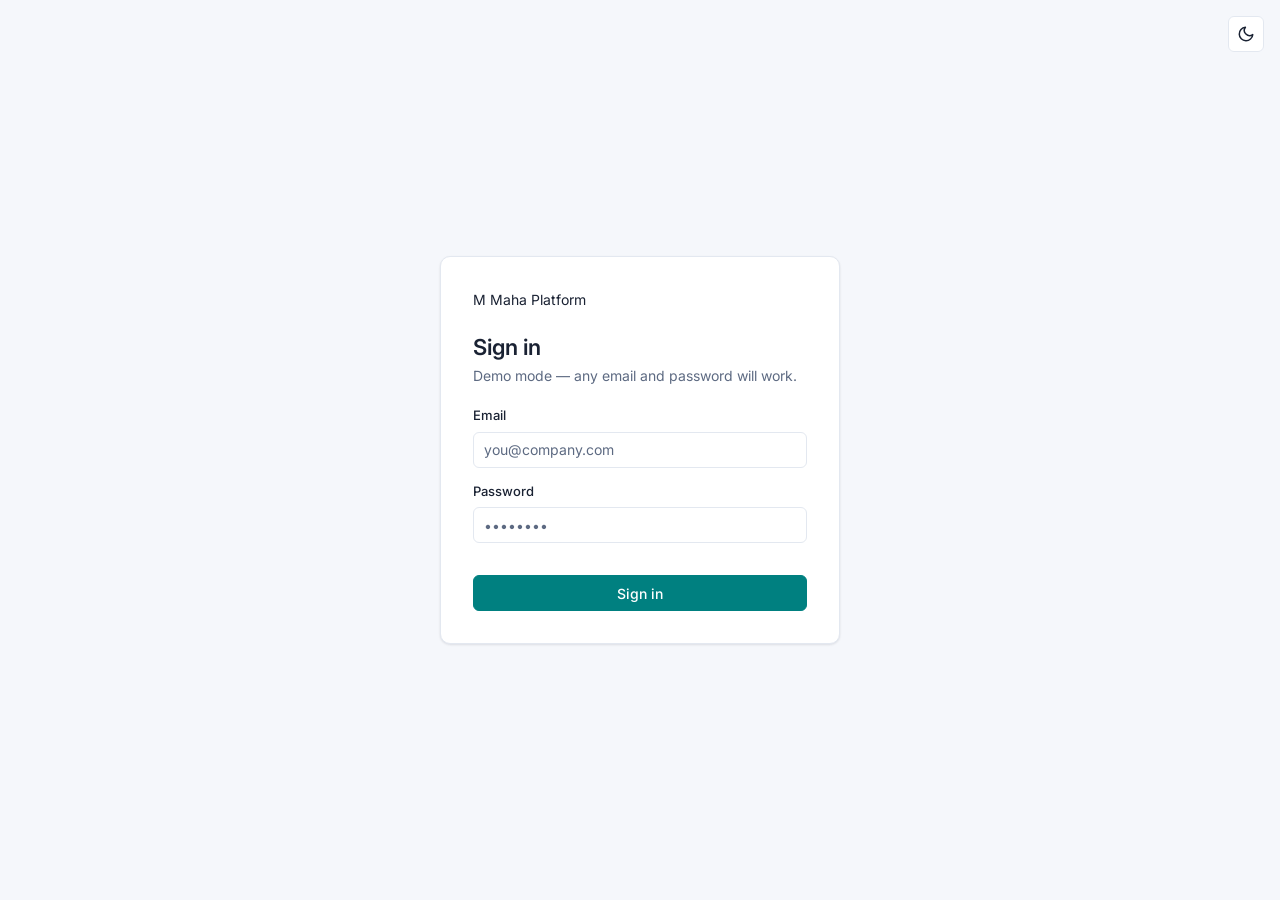
<file: index.html>
<!doctype html>
<html lang="en">
<head>
  <meta charset="utf-8">
  <meta name="viewport" content="width=device-width, initial-scale=1">
  <title>Maha Platform</title>
  <script src="js/theme.js"></script>
  <link rel="preconnect" href="https://fonts.googleapis.com">
  <link rel="stylesheet" href="https://fonts.googleapis.com/css2?family=Inter:wght@400;500;600;700;800&display=swap">
  <link rel="stylesheet" href="css/base.css">
  <link rel="stylesheet" href="css/layout.css">
  <link rel="stylesheet" href="css/components.css">
</head>
<body>
  <div class="app">
    <aside class="sidebar" aria-label="Main navigation">
      <div class="brand">
        <span class="brand-logo">M</span>
        <span class="brand-name">Maha Platform</span>
      </div>
      <nav class="nav" id="nav"></nav>
      <div class="sidebar-footer">Workspace: <strong id="org-name"></strong></div>
    </aside>
    <div class="backdrop"></div>

    <div class="main">
      <header class="topbar">
        <button class="btn btn-icon menu-toggle" id="menu-toggle" type="button" aria-label="Open menu"></button>
        <div class="topbar-title" id="page-title"></div>
        <div class="topbar-spacer"></div>
        <button class="btn btn-icon" id="notif-btn" type="button" aria-label="Notifications"></button>
        <div class="dropdown">
          <button class="user-btn" id="user-btn" type="button" aria-haspopup="menu" aria-expanded="false"></button>
          <div class="dropdown-menu" id="user-menu" hidden></div>
        </div>
      </header>
      <main class="content" id="view" tabindex="-1"></main>
    </div>
  </div>

  <script src="js/data.js"></script>
  <script src="js/ui.js"></script>
  <script src="js/charts.js"></script>
  <script src="js/router.js"></script>
  <script src="js/pages/dashboard.js"></script>
  <script src="js/pages/users.js"></script>
  <script src="js/pages/billing.js"></script>
  <script src="js/app.js"></script>
</body>
</html>
</file>
<file: css/base.css>
/* ===== Design tokens (light default) ===== */
:root {
  --bg: #f5f7fb;
  --surface: #ffffff;
  --surface-2: #f0f3f9;
  --border: #e3e8f0;
  --text: #1a2233;
  --text-muted: #5d6a82;
  --primary: #008080;
  --primary-hover: #4338ca;
  --primary-soft: #eef0ff;
  --on-primary: #ffffff;
  --success: #15803d;
  --success-soft: #e7f7ed;
  --warning: #b45309;
  --warning-soft: #fdf3e2;
  --danger: #c81e1e;
  --danger-soft: #fdeaea;
  --info: #0369a1;
  --info-soft: #e3f3fb;
  --shadow: 0 1px 2px rgba(16, 24, 40, 0.05), 0 1px 3px rgba(16, 24, 40, 0.06);
  --shadow-lg: 0 12px 32px rgba(16, 24, 40, 0.18);
  --overlay: rgba(10, 15, 25, 0.5);
  --radius: 10px;
  --radius-sm: 6px;
  --sidebar-w: 240px;
  --sidebar-w-collapsed: 72px;
  --topbar-h: 60px;
  --font: "Inter", system-ui, -apple-system, "Segoe UI", Roboto, sans-serif;
  color-scheme: light;
}

/* ===== Dark theme (data-theme is set by js/theme.js) ===== */
/* All text pairs meet WCAG AA (4.5:1). on-primary is dark because the dark-mode primary is a light indigo. */
:root[data-theme="dark"] {
  --bg: #0f1420;
  --surface: #171d2b;
  --surface-2: #1f2738;
  --border: #2e374b;
  --text: #e6e9f2;
  --text-muted: #9ba5ba;
  --primary: #8b93f8;
  --primary-hover: #a5acfa;
  --primary-soft: #252a4d;
  --on-primary: #0f1420;
  --success: #4ade80;
  --success-soft: #12301f;
  --warning: #fbbf24;
  --warning-soft: #35280c;
  --danger: #f87171;
  --danger-soft: #3a1b1f;
  --info: #38bdf8;
  --info-soft: #0c2c3d;
  --shadow: 0 1px 2px rgba(0, 0, 0, 0.4), 0 1px 3px rgba(0, 0, 0, 0.3);
  --shadow-lg: 0 12px 32px rgba(0, 0, 0, 0.55);
  --overlay: rgba(0, 0, 0, 0.6);
  color-scheme: dark;
}

/* ===== Reset ===== */
*, *::before, *::after { box-sizing: border-box; }
html, body { margin: 0; padding: 0; }
body {
  font-family: var(--font);
  font-size: 14px;
  line-height: 1.5;
  color: var(--text);
  background: var(--bg);
  -webkit-font-smoothing: antialiased;
}
h1, h2, h3, h4 { margin: 0; line-height: 1.25; font-weight: 600; }
h1 { font-size: 22px; }
h2 { font-size: 17px; }
h3 { font-size: 15px; }
p { margin: 0; }
a { color: var(--primary); text-decoration: none; }
a:hover { text-decoration: underline; }
button, input, select, textarea { font: inherit; color: inherit; }
::placeholder { color: var(--text-muted); opacity: 1; }
svg { display: block; }
:focus-visible { outline: 2px solid var(--primary); outline-offset: 2px; }

.muted { color: var(--text-muted); }
.small { font-size: 12px; }
.sr-only {
  position: absolute; width: 1px; height: 1px; padding: 0; margin: -1px;
  overflow: hidden; clip: rect(0, 0, 0, 0); white-space: nowrap; border: 0;
}
</file>
<file: css/layout.css>
/* ===== App shell ===== */
.app {
  display: grid;
  grid-template-columns: var(--sidebar-w) minmax(0, 1fr);
  min-height: 100vh;
}

/* ----- Sidebar ----- */
.sidebar {
  position: sticky;
  top: 0;
  height: 100vh;
  display: flex;
  flex-direction: column;
  background: var(--surface);
  border-right: 1px solid var(--border);
  z-index: 30;
}
.brand {
  display: flex;
  align-items: center;
  gap: 10px;
  height: var(--topbar-h);
  padding: 0 20px;
  border-bottom: 1px solid var(--border);
  font-weight: 700;
  font-size: 16px;
  white-space: nowrap;
}
.brand-logo {
  flex: none;
  display: grid;
  place-items: center;
  width: 32px;
  height: 32px;
  border-radius: 8px;
  background: var(--primary);
  color: var(--on-primary);
  font-weight: 800;
}
.nav { flex: 1; padding: 12px; overflow-y: auto; }
.nav-section {
  margin: 12px 8px 6px;
  font-size: 11px;
  font-weight: 600;
  text-transform: uppercase;
  letter-spacing: 0.06em;
  color: var(--text-muted);
}
.nav-link {
  display: flex;
  align-items: center;
  gap: 12px;
  padding: 9px 12px;
  margin-bottom: 2px;
  border-radius: var(--radius-sm);
  color: var(--text-muted);
  font-weight: 500;
  white-space: nowrap;
}
.nav-link:hover { background: var(--surface-2); color: var(--text); text-decoration: none; }
.nav-link[aria-current="page"] { background: var(--primary-soft); color: var(--primary); }
.nav-link svg { flex: none; width: 20px; height: 20px; }
.sidebar-footer {
  padding: 12px 20px;
  border-top: 1px solid var(--border);
  font-size: 12px;
  color: var(--text-muted);
  white-space: nowrap;
}

/* ----- Main column ----- */
.main { display: flex; flex-direction: column; min-width: 0; }
.topbar {
  position: sticky;
  top: 0;
  z-index: 20;
  display: flex;
  align-items: center;
  gap: 12px;
  height: var(--topbar-h);
  padding: 0 24px;
  background: var(--surface);
  border-bottom: 1px solid var(--border);
}
.topbar-title { font-size: 16px; font-weight: 600; }
.topbar-spacer { flex: 1; }
.topbar .menu-toggle { display: none; }
.content { padding: 24px; max-width: 1400px; width: 100%; }
.content:focus { outline: none; }
.page-header {
  display: flex;
  align-items: flex-end;
  justify-content: space-between;
  flex-wrap: wrap;
  gap: 12px;
  margin-bottom: 20px;
}
.page-header p { margin-top: 4px; }

/* ----- Grids ----- */
.grid { display: grid; gap: 16px; }
.grid-4 { grid-template-columns: repeat(4, minmax(0, 1fr)); }
.grid-3 { grid-template-columns: repeat(3, minmax(0, 1fr)); }
.grid-2 { grid-template-columns: repeat(2, minmax(0, 1fr)); }
.grid-2-1 { grid-template-columns: minmax(0, 2fr) minmax(0, 1fr); }
.stack { display: flex; flex-direction: column; gap: 16px; }

.backdrop { display: none; }

/* ===== Responsive ===== */
@media (max-width: 1200px) {
  .app { grid-template-columns: var(--sidebar-w-collapsed) minmax(0, 1fr); }
  .brand { padding: 0 20px; }
  .brand-name, .nav-label, .nav-section, .sidebar-footer { display: none; }
  .nav-link { justify-content: center; padding: 10px; }
  .grid-4 { grid-template-columns: repeat(2, minmax(0, 1fr)); }
  .grid-3 { grid-template-columns: repeat(2, minmax(0, 1fr)); }
  .grid-2-1 { grid-template-columns: minmax(0, 1fr); }
}

@media (max-width: 900px) {
  .app { grid-template-columns: minmax(0, 1fr); }
  .sidebar {
    position: fixed;
    left: 0;
    width: var(--sidebar-w);
    transform: translateX(-100%);
    transition: transform 0.2s ease;
  }
  .brand-name, .nav-label, .nav-section, .sidebar-footer { display: revert; }
  .nav-section { display: block; }
  .nav-link { justify-content: flex-start; padding: 9px 12px; }
  body.nav-open .sidebar { transform: none; box-shadow: var(--shadow-lg); }
  body.nav-open .backdrop {
    display: block;
    position: fixed;
    inset: 0;
    z-index: 25;
    background: var(--overlay);
  }
  .topbar .menu-toggle { display: inline-flex; }
  .topbar { padding: 0 16px; }
  .content { padding: 16px; }
  .grid-2 { grid-template-columns: minmax(0, 1fr); }
}

@media (max-width: 560px) {
  .grid-4, .grid-3 { grid-template-columns: minmax(0, 1fr); }
  .user-name { display: none; }
}
</file>
<file: css/components.css>
/* ===== Card ===== */
.card {
  background: var(--surface);
  border: 1px solid var(--border);
  border-radius: var(--radius);
  box-shadow: var(--shadow);
  min-width: 0;
}
.card-header {
  display: flex;
  align-items: center;
  justify-content: space-between;
  gap: 12px;
  flex-wrap: wrap;
  padding: 16px 20px;
  border-bottom: 1px solid var(--border);
}
.card-body { padding: 20px; }
.card-body.flush { padding: 0; }

/* ===== KPI tile ===== */
.kpi { padding: 18px 20px; }
.kpi-label { font-size: 13px; color: var(--text-muted); font-weight: 500; }
.kpi-value { margin-top: 6px; font-size: 26px; font-weight: 700; letter-spacing: -0.01em; }
.kpi-delta { margin-top: 4px; font-size: 12px; font-weight: 600; }
.kpi-delta.up { color: var(--success); }
.kpi-delta.down { color: var(--danger); }

/* ===== Buttons ===== */
.btn {
  display: inline-flex;
  align-items: center;
  justify-content: center;
  gap: 6px;
  height: 36px;
  padding: 0 14px;
  border: 1px solid var(--border);
  border-radius: var(--radius-sm);
  background: var(--surface);
  color: var(--text);
  font-weight: 500;
  cursor: pointer;
  white-space: nowrap;
}
.btn:hover { background: var(--surface-2); }
.btn:disabled { opacity: 0.55; cursor: not-allowed; }
.btn-primary { background: var(--primary); border-color: var(--primary); color: var(--on-primary); }
.btn-primary:hover { background: var(--primary-hover); border-color: var(--primary-hover); }
.btn-danger { color: var(--danger); }
.btn-danger:hover { background: var(--danger-soft); }
.btn-sm { height: 30px; padding: 0 10px; font-size: 13px; }
.btn-icon { width: 36px; padding: 0; }
.btn-icon svg { width: 18px; height: 18px; }
.btn-block { width: 100%; }

/* ===== Forms ===== */
.field { display: flex; flex-direction: column; gap: 6px; margin-bottom: 14px; }
.field label { font-size: 13px; font-weight: 500; }
.input, .select {
  height: 36px;
  padding: 0 10px;
  border: 1px solid var(--border);
  border-radius: var(--radius-sm);
  background: var(--surface);
  min-width: 0;
}
.input:focus, .select:focus { outline: none; border-color: var(--primary); box-shadow: 0 0 0 3px var(--primary-soft); }
.toolbar { display: flex; flex-wrap: wrap; gap: 8px; align-items: center; }
.toolbar .input { width: 240px; max-width: 100%; }

/* ===== Badges ===== */
.badge {
  display: inline-flex;
  align-items: center;
  padding: 2px 8px;
  border-radius: 999px;
  font-size: 12px;
  font-weight: 600;
  background: var(--surface-2);
  color: var(--text-muted);
  white-space: nowrap;
}
.badge-success { background: var(--success-soft); color: var(--success); }
.badge-warning { background: var(--warning-soft); color: var(--warning); }
.badge-danger { background: var(--danger-soft); color: var(--danger); }
.badge-info { background: var(--info-soft); color: var(--info); }
.badge-primary { background: var(--primary-soft); color: var(--primary); }

/* ===== Table ===== */
.table-wrap { overflow-x: auto; }
.table { width: 100%; border-collapse: collapse; }
.table th, .table td { padding: 12px 20px; text-align: left; border-bottom: 1px solid var(--border); white-space: nowrap; }
.table th {
  font-size: 12px;
  font-weight: 600;
  text-transform: uppercase;
  letter-spacing: 0.04em;
  color: var(--text-muted);
  background: var(--surface-2);
}
.table th.sortable { cursor: pointer; user-select: none; }
.table th.sortable:hover { color: var(--text); }
.table th .sort-ind { margin-left: 4px; }
.table tbody tr:hover { background: var(--surface-2); }
.table tbody tr:last-child td { border-bottom: none; }
.table .num { text-align: right; font-variant-numeric: tabular-nums; }
.table-empty { padding: 32px; text-align: center; color: var(--text-muted); }
.pager {
  display: flex;
  align-items: center;
  justify-content: space-between;
  gap: 8px;
  flex-wrap: wrap;
  padding: 12px 20px;
  border-top: 1px solid var(--border);
}

/* ===== Avatar ===== */
.avatar {
  flex: none;
  display: inline-grid;
  place-items: center;
  width: 32px;
  height: 32px;
  border-radius: 50%;
  background: var(--primary-soft);
  color: var(--primary);
  font-weight: 600;
  font-size: 12px;
}
.person { display: flex; align-items: center; gap: 10px; }
.person-name { font-weight: 500; }

/* ===== Tabs ===== */
.tabs { display: flex; gap: 4px; border-bottom: 1px solid var(--border); margin-bottom: 20px; overflow-x: auto; }
.tab {
  padding: 10px 14px;
  border: none;
  border-bottom: 2px solid transparent;
  background: none;
  color: var(--text-muted);
  font-weight: 500;
  cursor: pointer;
  white-space: nowrap;
}
.tab:hover { color: var(--text); }
.tab[aria-selected="true"] { color: var(--primary); border-bottom-color: var(--primary); }

/* ===== Lists ===== */
.list { list-style: none; margin: 0; padding: 0; }
.list-item { display: flex; align-items: center; gap: 12px; padding: 12px 20px; border-bottom: 1px solid var(--border); }
.list-item:last-child { border-bottom: none; }
.list-item .grow { flex: 1; min-width: 0; }
.dot { flex: none; width: 8px; height: 8px; border-radius: 50%; background: var(--primary); }

/* ===== Charts ===== */
.chart { width: 100%; height: auto; }
.chart text { fill: var(--text-muted); font-size: 11px; }
.chart .grid-line { stroke: var(--border); }
.chart .line { fill: none; stroke: var(--primary); stroke-width: 2.5; }
.chart .area { fill: var(--primary); opacity: 0.12; }
.chart .bar { fill: var(--primary); }
.chart .bar:hover, .chart .pt:hover { opacity: 0.75; }
.chart .pt { fill: var(--surface); stroke: var(--primary); stroke-width: 2; }

/* ===== Plans ===== */
.plan { display: flex; flex-direction: column; padding: 20px; gap: 12px; }
.plan.current { border-color: var(--primary); box-shadow: 0 0 0 1px var(--primary); }
.plan-price { font-size: 28px; font-weight: 700; }
.plan-price span { font-size: 14px; font-weight: 500; color: var(--text-muted); }
.plan ul { list-style: none; margin: 0; padding: 0; flex: 1; }
.plan li { padding: 4px 0 4px 22px; position: relative; }
.plan li::before { content: "✓"; position: absolute; left: 0; color: var(--success); font-weight: 700; }

/* ===== Progress ===== */
.progress { height: 8px; border-radius: 999px; background: var(--surface-2); overflow: hidden; }
.progress > span { display: block; height: 100%; background: var(--primary); border-radius: inherit; }

/* ===== Permission matrix ===== */
.perm-row { display: flex; align-items: center; justify-content: space-between; padding: 8px 0; border-bottom: 1px dashed var(--border); }
.perm-row:last-child { border-bottom: none; }
.perm-row input { width: 16px; height: 16px; accent-color: var(--primary); }

/* ===== Dropdown ===== */
.dropdown { position: relative; }
.dropdown-menu {
  position: absolute;
  right: 0;
  top: calc(100% + 6px);
  min-width: 200px;
  padding: 6px;
  background: var(--surface);
  border: 1px solid var(--border);
  border-radius: var(--radius);
  box-shadow: var(--shadow-lg);
  z-index: 40;
}
.dropdown-menu[hidden] { display: none; }
.dropdown-item {
  display: block;
  width: 100%;
  padding: 8px 10px;
  border: none;
  border-radius: var(--radius-sm);
  background: none;
  text-align: left;
  cursor: pointer;
}
.dropdown-item:hover { background: var(--surface-2); }
.dropdown-head { padding: 8px 10px; border-bottom: 1px solid var(--border); margin-bottom: 4px; }
.user-btn { display: inline-flex; align-items: center; gap: 8px; padding: 4px 8px 4px 4px; border: none; background: none; border-radius: 999px; cursor: pointer; }
.user-btn:hover { background: var(--surface-2); }

/* ===== Modal ===== */
.modal-overlay {
  position: fixed;
  inset: 0;
  z-index: 100;
  display: grid;
  place-items: center;
  padding: 16px;
  background: var(--overlay);
}
.modal {
  width: 100%;
  max-width: 460px;
  max-height: calc(100vh - 32px);
  overflow-y: auto;
  background: var(--surface);
  border-radius: var(--radius);
  box-shadow: var(--shadow-lg);
}
.modal-header { display: flex; align-items: center; justify-content: space-between; padding: 16px 20px; border-bottom: 1px solid var(--border); }
.modal-body { padding: 20px; }
.modal-footer { display: flex; justify-content: flex-end; gap: 8px; padding: 14px 20px; border-top: 1px solid var(--border); }

/* ===== Toast ===== */
.toasts { position: fixed; right: 16px; bottom: 16px; z-index: 200; display: flex; flex-direction: column; gap: 8px; }
.toast {
  padding: 10px 16px;
  border-radius: var(--radius-sm);
  background: var(--text);
  color: var(--bg);
  box-shadow: var(--shadow-lg);
  font-weight: 500;
  animation: toast-in 0.2s ease;
}
@keyframes toast-in { from { opacity: 0; transform: translateY(8px); } }

/* ===== Login ===== */
.auth-page { min-height: 100vh; display: grid; place-items: center; padding: 16px; }
.auth-card { width: 100%; max-width: 400px; padding: 32px; }
.auth-card .brand { border: none; padding: 0; height: auto; margin-bottom: 24px; }
.auth-theme-toggle { position: fixed; top: 16px; right: 16px; }
</file>
